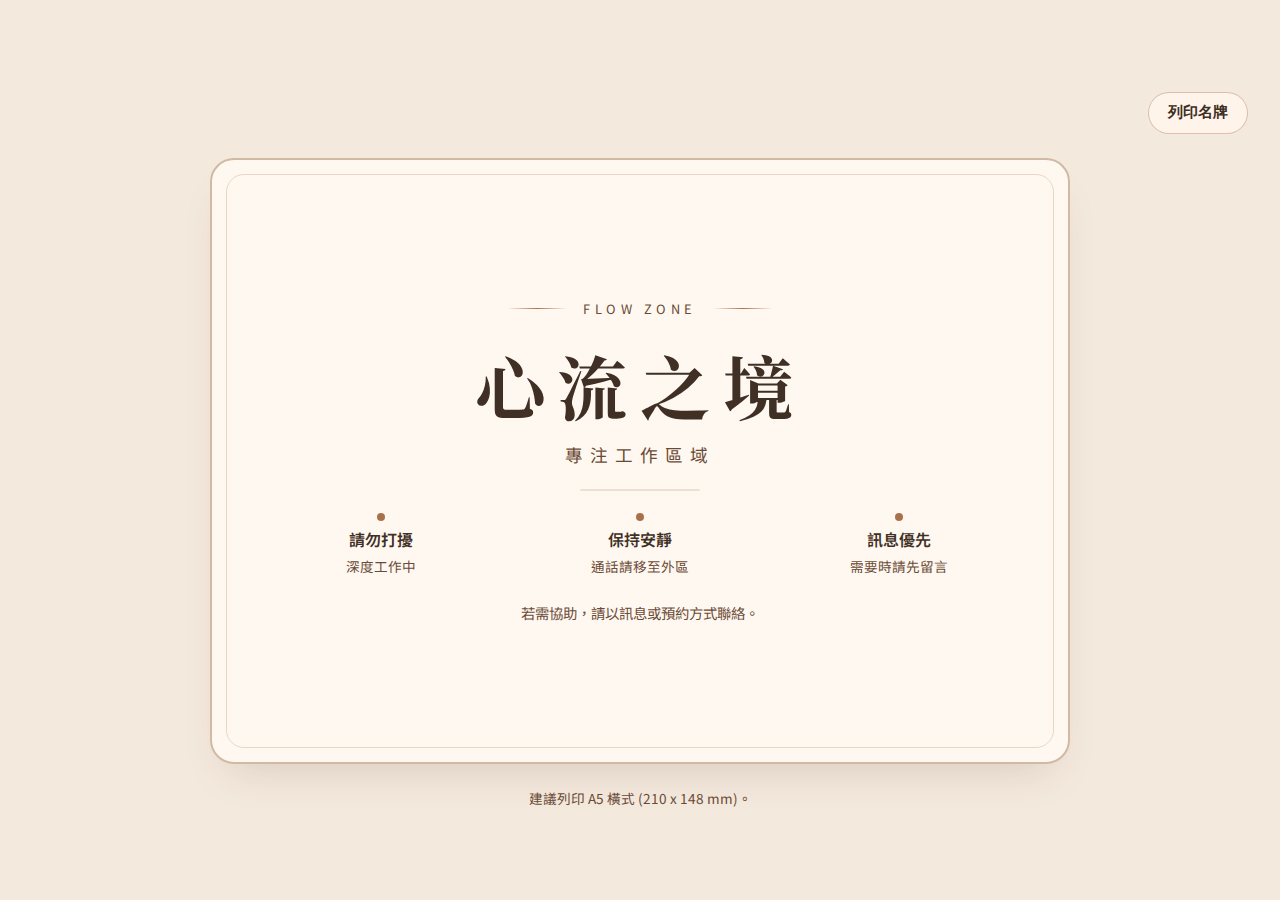
<file: flow-zone-nameplate.html>
<!DOCTYPE html>
<html lang="zh-Hant">
<head>
  <meta charset="UTF-8">
  <meta name="viewport" content="width=device-width, initial-scale=1.0">
  <title>心流之境 名牌</title>
  <meta name="description" content="心流之境專注工作區域名牌列印版。">
  <link rel="preconnect" href="https://fonts.googleapis.com">
  <link rel="preconnect" href="https://fonts.gstatic.com" crossorigin>
  <link href="https://fonts.googleapis.com/css2?family=Inter:wght@400;600;700&family=Noto+Sans+TC:wght@400;600&family=Noto+Serif+TC:wght@600;700&display=swap" rel="stylesheet">
  <link rel="stylesheet" href="flow-zone-nameplate.css">
</head>
<body>
  <div class="page">
    <button class="print-btn" type="button" onclick="window.print()">列印名牌</button>
    <section class="nameplate" aria-label="心流之境名牌">
      <div class="crest">
        <span class="crest-line" aria-hidden="true"></span>
        <span class="crest-text">FLOW ZONE</span>
        <span class="crest-line" aria-hidden="true"></span>
      </div>
      <h1>心流之境</h1>
      <p class="subtitle">專注工作區域</p>
      <div class="divider" aria-hidden="true"></div>
      <div class="rules">
        <div class="rule">
          <div class="rule-dot" aria-hidden="true"></div>
          <div class="rule-title">請勿打擾</div>
          <div class="rule-desc">深度工作中</div>
        </div>
        <div class="rule">
          <div class="rule-dot" aria-hidden="true"></div>
          <div class="rule-title">保持安靜</div>
          <div class="rule-desc">通話請移至外區</div>
        </div>
        <div class="rule">
          <div class="rule-dot" aria-hidden="true"></div>
          <div class="rule-title">訊息優先</div>
          <div class="rule-desc">需要時請先留言</div>
        </div>
      </div>
      <p class="note">若需協助，請以訊息或預約方式聯絡。</p>
    </section>
    <p class="print-hint">建議列印 A5 橫式 (210 x 148 mm)。</p>
  </div>
</body>
</html>
</file>
<file: flow-zone-nameplate.css>
:root {
  --ink: #3f2f24;
  --muted: #6b4b36;
  --accent: #a9714b;
  --accent-soft: rgba(169, 113, 75, 0.18);
  --border: #d2b9a3;
  --panel: #fff8f1;
  --shadow: rgba(73, 52, 37, 0.18);
}

*,
*::before,
*::after {
  box-sizing: border-box;
}

body {
  margin: 0;
  font-family: "Noto Sans TC", "Inter", system-ui, -apple-system, sans-serif;
  background: #f4e9dd;
  color: var(--ink);
}

.page {
  min-height: 100vh;
  display: flex;
  flex-direction: column;
  align-items: center;
  justify-content: center;
  gap: 1.5rem;
  padding: 2rem;
}

.print-btn {
  align-self: flex-end;
  border: 1px solid rgba(169, 113, 75, 0.4);
  background: rgba(255, 245, 235, 0.9);
  color: var(--ink);
  padding: 0.6rem 1.2rem;
  border-radius: 999px;
  font-size: 0.95rem;
  font-weight: 600;
  cursor: pointer;
  transition: transform 0.2s ease, background 0.2s ease;
}

.print-btn:hover {
  background: rgba(255, 245, 235, 1);
  transform: translateY(-1px);
}

.nameplate {
  width: min(92vw, 860px);
  aspect-ratio: 210 / 148;
  background: var(--panel);
  border: 2px solid var(--border);
  border-radius: 24px;
  box-shadow: 0 22px 45px -20px var(--shadow);
  padding: 2.5rem 3rem;
  text-align: center;
  display: flex;
  flex-direction: column;
  align-items: center;
  justify-content: center;
  position: relative;
}

.nameplate::before {
  content: "";
  position: absolute;
  inset: 14px;
  border: 1px solid rgba(169, 113, 75, 0.25);
  border-radius: 18px;
  pointer-events: none;
}

.crest {
  display: flex;
  align-items: center;
  gap: 1rem;
  font-size: 0.8rem;
  letter-spacing: 0.35em;
  text-transform: uppercase;
  color: var(--muted);
}

.crest-line {
  width: 60px;
  height: 1px;
  background: linear-gradient(90deg, transparent, var(--accent), transparent);
}

h1 {
  font-family: "Noto Serif TC", "Times New Roman", serif;
  font-size: clamp(2.8rem, 6vw, 4.4rem);
  letter-spacing: 0.18em;
  margin: 1rem 0 0.4rem;
  color: var(--ink);
}

.subtitle {
  margin: 0;
  font-size: 1.1rem;
  letter-spacing: 0.4em;
  color: var(--muted);
}

.divider {
  width: 120px;
  height: 2px;
  background: var(--accent-soft);
  margin: 1.4rem 0;
  border-radius: 999px;
}

.rules {
  width: 100%;
  display: grid;
  grid-template-columns: repeat(3, minmax(0, 1fr));
  gap: 1rem;
  margin-bottom: 0.8rem;
}

.rule {
  display: flex;
  flex-direction: column;
  align-items: center;
  gap: 0.35rem;
}

.rule-dot {
  width: 8px;
  height: 8px;
  border-radius: 999px;
  background: var(--accent);
}

.rule-title {
  font-weight: 600;
  font-size: 1rem;
}

.rule-desc {
  font-size: 0.85rem;
  color: var(--muted);
}

.note {
  margin: 0.8rem 0 0;
  font-size: 0.9rem;
  color: var(--muted);
}

.print-hint {
  margin: 0;
  font-size: 0.85rem;
  color: var(--muted);
}

@page {
  size: A5 landscape;
  margin: 0;
}

@media (max-width: 720px) {
  .page {
    padding: 1.5rem;
  }

  .nameplate {
    aspect-ratio: auto;
    min-height: 420px;
    padding: 2rem 1.6rem;
  }

  .rules {
    grid-template-columns: 1fr;
  }

  .crest-line {
    width: 40px;
  }

  .print-btn {
    align-self: center;
  }
}

@media print {
  body {
    background: #fff;
  }

  .page {
    padding: 0;
    min-height: auto;
  }

  .print-btn,
  .print-hint {
    display: none;
  }

  .nameplate {
    width: 210mm;
    height: 148mm;
    box-shadow: none;
  }
}
</file>
